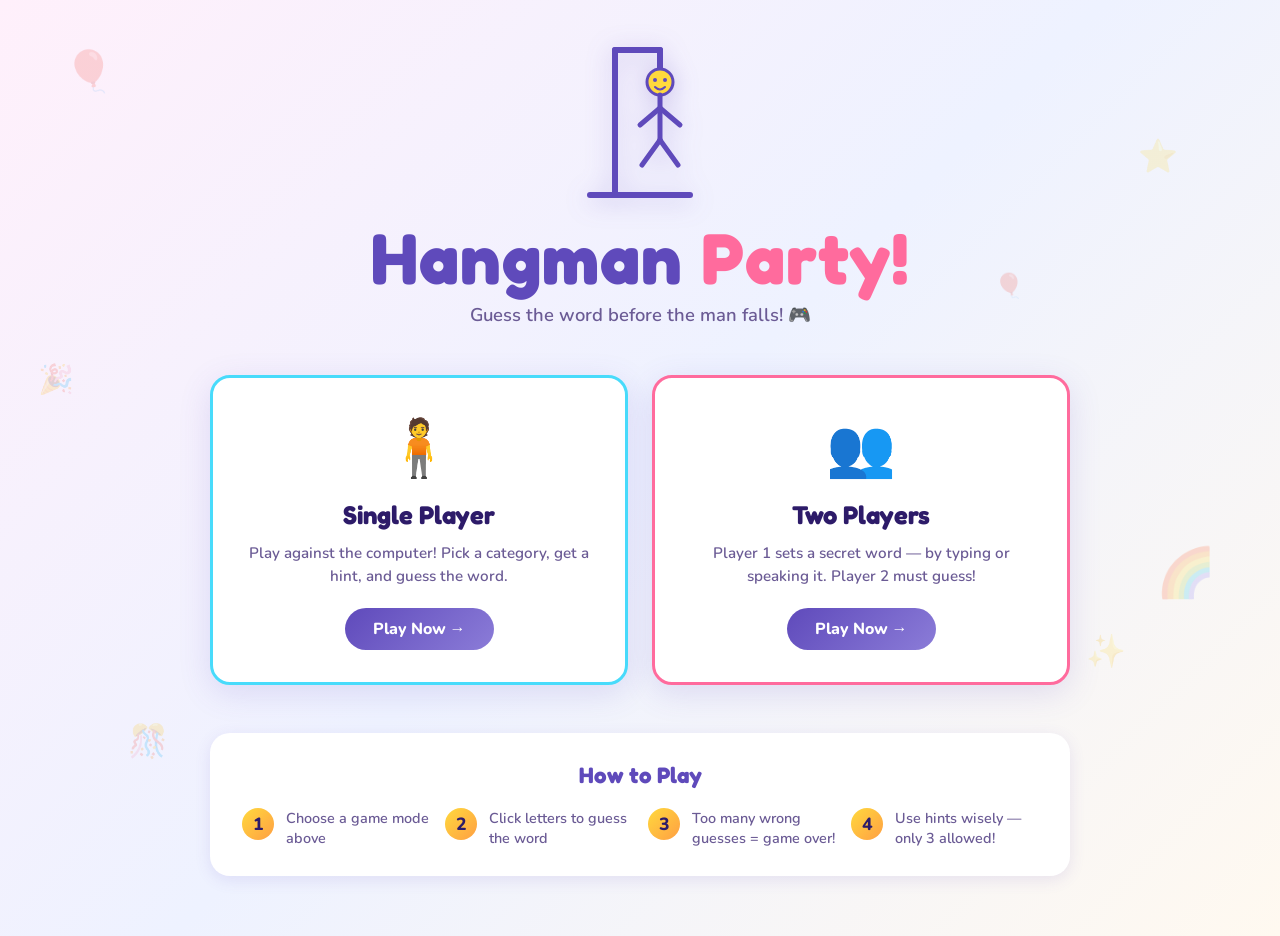
<file: index.html>
<!DOCTYPE html>
<html lang="en">
<head>
  <meta charset="UTF-8" />
  <meta name="viewport" content="width=device-width, initial-scale=1.0"/>
  <title>Hangman Party 🎉</title>
  <link rel="stylesheet" href="style.css" />
  <link href="https://fonts.googleapis.com/css2?family=Fredoka+One&family=Nunito:wght@400;600;700;800&display=swap" rel="stylesheet"/>
</head>
<body class="home-body">

  <!-- Floating background shapes -->
  <div class="bg-shapes">
    <div class="shape s1">🎈</div>
    <div class="shape s2">⭐</div>
    <div class="shape s3">🎉</div>
    <div class="shape s4">🌈</div>
    <div class="shape s5">🎊</div>
    <div class="shape s6">✨</div>
    <div class="shape s7">🎈</div>
    <div class="shape s8">⭐</div>
  </div>

  <div class="home-container">
    <!-- Logo / Title -->
    <div class="logo-area">
      <div class="hangman-logo">
        <svg viewBox="0 0 120 160" width="120" height="160">
          <!-- Gallows -->
          <line x1="10" y1="155" x2="110" y2="155" stroke="#5F4ABB" stroke-width="6" stroke-linecap="round"/>
          <line x1="35" y1="155" x2="35" y2="10" stroke="#5F4ABB" stroke-width="6" stroke-linecap="round"/>
          <line x1="35" y1="10" x2="80" y2="10" stroke="#5F4ABB" stroke-width="6" stroke-linecap="round"/>
          <line x1="80" y1="10" x2="80" y2="30" stroke="#5F4ABB" stroke-width="6" stroke-linecap="round"/>
          <!-- Smiley man -->
          <circle cx="80" cy="42" r="13" fill="#FFD93D" stroke="#5F4ABB" stroke-width="3"/>
          <circle cx="75" cy="40" r="2" fill="#5F4ABB"/>
          <circle cx="85" cy="40" r="2" fill="#5F4ABB"/>
          <path d="M75 47 Q80 52 85 47" stroke="#5F4ABB" stroke-width="2" fill="none" stroke-linecap="round"/>
          <!-- Body -->
          <line x1="80" y1="55" x2="80" y2="100" stroke="#5F4ABB" stroke-width="5" stroke-linecap="round"/>
          <line x1="80" y1="68" x2="60" y2="85" stroke="#5F4ABB" stroke-width="5" stroke-linecap="round"/>
          <line x1="80" y1="68" x2="100" y2="85" stroke="#5F4ABB" stroke-width="5" stroke-linecap="round"/>
          <line x1="80" y1="100" x2="62" y2="125" stroke="#5F4ABB" stroke-width="5" stroke-linecap="round"/>
          <line x1="80" y1="100" x2="98" y2="125" stroke="#5F4ABB" stroke-width="5" stroke-linecap="round"/>
        </svg>
      </div>
      <h1 class="game-title">Hangman<span class="title-party"> Party!</span></h1>
      <p class="game-subtitle">Guess the word before the man falls! 🎮</p>
    </div>

    <!-- Mode Selection -->
    <div class="mode-cards">
      <a href="singleplayer.html" class="mode-card card-single">
        <div class="card-emoji">🧍</div>
        <h2>Single Player</h2>
        <p>Play against the computer! Pick a category, get a hint, and guess the word.</p>
        <div class="card-btn">Play Now →</div>
      </a>

      <a href="multiplayer.html" class="mode-card card-multi">
        <div class="card-emoji">👥</div>
        <h2>Two Players</h2>
        <p>Player 1 sets a secret word — by typing or speaking it. Player 2 must guess!</p>
        <div class="card-btn">Play Now →</div>
      </a>
    </div>

    <!-- How to play -->
    <div class="how-to-play">
      <h3>How to Play</h3>
      <div class="steps">
        <div class="step"><span class="step-num">1</span><p>Choose a game mode above</p></div>
        <div class="step"><span class="step-num">2</span><p>Click letters to guess the word</p></div>
        <div class="step"><span class="step-num">3</span><p>Too many wrong guesses = game over!</p></div>
        <div class="step"><span class="step-num">4</span><p>Use hints wisely — only 3 allowed!</p></div>
      </div>
    </div>
  </div>

</body>
</html>
</file>
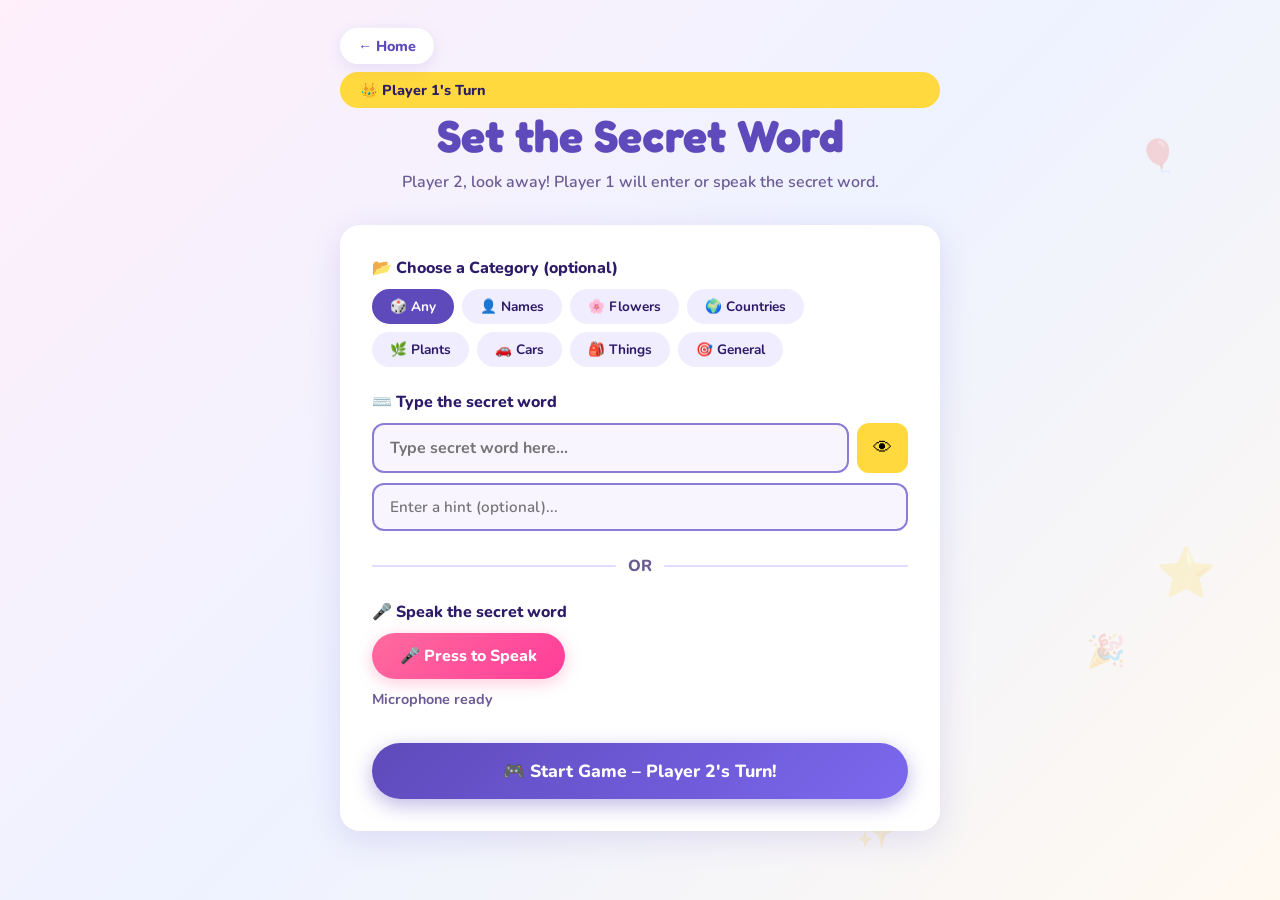
<file: multiplayer.html>
<!DOCTYPE html>
<html lang="en">
<head>
  <meta charset="UTF-8"/>
  <meta name="viewport" content="width=device-width, initial-scale=1.0"/>
  <title>Two Players – Hangman Party 🎉</title>
  <link rel="stylesheet" href="style.css"/>
  <link href="https://fonts.googleapis.com/css2?family=Fredoka+One&family=Nunito:wght@400;600;700;800&display=swap" rel="stylesheet"/>
</head>
<body class="game-body">

  <div class="bg-shapes">
    <div class="shape s2">🎈</div><div class="shape s4">⭐</div>
    <div class="shape s6">🎉</div><div class="shape s8">✨</div>
  </div>

  <!-- SCREEN 1: Player 1 sets a word -->
  <div id="screen-setup" class="screen active">
    <div class="screen-inner setup-layout">
      <a href="index.html" class="back-btn">← Home</a>
      <div class="player-badge p1-badge">👑 Player 1's Turn</div>
      <h2 class="screen-title">Set the Secret Word</h2>
      <p class="screen-sub">Player 2, look away! Player 1 will enter or speak the secret word.</p>

      <div class="setup-card">
        <!-- Category picker -->
        <div class="setup-section">
          <label class="setup-label">📂 Choose a Category (optional)</label>
          <div class="mini-category-grid" id="miniCategoryGrid"></div>
        </div>

        <!-- Text input -->
        <div class="setup-section">
          <label class="setup-label">⌨️ Type the secret word</label>
          <div class="word-input-row">
            <input type="password" id="secretWordInput" placeholder="Type secret word here..." class="secret-input" maxlength="20"/>
            <button class="reveal-btn" id="revealBtn" onmousedown="showWord()" onmouseup="hideWord()" ontouchstart="showWord()" ontouchend="hideWord()">👁</button>
          </div>
          <input type="text" id="hintInput" placeholder="Enter a hint (optional)..." class="hint-input"/>
        </div>

        <!-- OR divider -->
        <div class="or-divider"><span>OR</span></div>

        <!-- Voice input -->
        <div class="setup-section">
          <label class="setup-label">🎤 Speak the secret word</label>
          <div class="voice-area">
            <button class="mic-btn" id="micBtn" onclick="startVoiceInput()">
              🎤 Press to Speak
            </button>
            <div class="voice-status" id="voiceStatus">Microphone ready</div>
            <div class="voice-result" id="voiceResult"></div>
          </div>
        </div>

        <button class="start-game-btn" onclick="startMultiGame()">
          🎮 Start Game – Player 2's Turn!
        </button>
      </div>
    </div>
  </div>

  <!-- SCREEN 2: Game Screen (same as single player) -->
  <div id="screen-game" class="screen">
    <div class="screen-inner game-layout">

      <div class="game-top-bar">
        <a href="multiplayer.html" class="back-btn">← Reset</a>
        <div class="category-badge" id="categoryBadge">👥 Two Player</div>
        <div class="player-badge p2-badge">🎮 Player 2 Guessing</div>
      </div>

      <div class="game-main">
        <!-- Hangman Drawing -->
        <div class="hangman-area">
          <svg id="hangmanSVG" viewBox="0 0 200 250" width="200" height="250">
            <line x1="20" y1="245" x2="180" y2="245" stroke="#5F4ABB" stroke-width="8" stroke-linecap="round"/>
            <line x1="60" y1="245" x2="60" y2="20" stroke="#5F4ABB" stroke-width="8" stroke-linecap="round"/>
            <line x1="60" y1="20" x2="140" y2="20" stroke="#5F4ABB" stroke-width="8" stroke-linecap="round"/>
            <line x1="140" y1="20" x2="140" y2="50" stroke="#5F4ABB" stroke-width="6" stroke-linecap="round"/>
            <circle id="h-head" cx="140" cy="68" r="18" fill="#FFD93D" stroke="#5F4ABB" stroke-width="4" class="h-part hidden"/>
            <line id="h-body" x1="140" y1="86" x2="140" y2="150" stroke="#5F4ABB" stroke-width="6" stroke-linecap="round" class="h-part hidden"/>
            <line id="h-larm" x1="140" y1="105" x2="110" y2="135" stroke="#5F4ABB" stroke-width="6" stroke-linecap="round" class="h-part hidden"/>
            <line id="h-rarm" x1="140" y1="105" x2="170" y2="135" stroke="#5F4ABB" stroke-width="6" stroke-linecap="round" class="h-part hidden"/>
            <line id="h-lleg" x1="140" y1="150" x2="115" y2="190" stroke="#5F4ABB" stroke-width="6" stroke-linecap="round" class="h-part hidden"/>
            <line id="h-rleg" x1="140" y1="150" x2="165" y2="190" stroke="#5F4ABB" stroke-width="6" stroke-linecap="round" class="h-part hidden"/>
            <circle id="h-eye1" cx="134" cy="65" r="2.5" fill="#5F4ABB" class="h-face hidden"/>
            <circle id="h-eye2" cx="146" cy="65" r="2.5" fill="#5F4ABB" class="h-face hidden"/>
            <path id="h-mouth" d="M134 74 Q140 79 146 74" stroke="#5F4ABB" stroke-width="2" fill="none" stroke-linecap="round" class="h-face hidden"/>
            <path id="h-sad" d="M134 77 Q140 72 146 77" stroke="#E74C3C" stroke-width="2" fill="none" stroke-linecap="round" class="h-lose hidden"/>
            <circle id="h-eye1x" cx="133" cy="64" r="3.5" fill="#E74C3C" class="h-lose hidden"/>
            <circle id="h-eye2x" cx="147" cy="64" r="3.5" fill="#E74C3C" class="h-lose hidden"/>
            <line x1="131" y1="62" x2="135" y2="66" stroke="white" stroke-width="1.5" class="h-lose hidden" id="xl1"/>
            <line x1="135" y1="62" x2="131" y2="66" stroke="white" stroke-width="1.5" class="h-lose hidden" id="xl2"/>
            <line x1="145" y1="62" x2="149" y2="66" stroke="white" stroke-width="1.5" class="h-lose hidden" id="xl3"/>
            <line x1="149" y1="62" x2="145" y2="66" stroke="white" stroke-width="1.5" class="h-lose hidden" id="xl4"/>
          </svg>
          <div class="wrong-count">❌ <span id="wrongCount">0</span> / 6 wrong guesses</div>
        </div>

        <!-- Word + Hint Area -->
        <div class="word-area">
          <div class="hint-box" id="hintBox">
            <span class="hint-icon">💡</span>
            <span id="hintText">No hint set for this word.</span>
          </div>
          <div class="word-display" id="wordDisplay"></div>
          <div class="hint-controls">
            <button class="hint-btn" id="hintBtn" onclick="useHint()">
              💡 Show Hint
            </button>
            <button class="new-word-btn" onclick="location.reload()">🔄 New Game</button>
          </div>
        </div>
      </div>

      <!-- Keyboard -->
      <div class="keyboard" id="keyboard"></div>
    </div>
  </div>

  <!-- WIN OVERLAY -->
  <div id="winOverlay" class="overlay hidden">
    <div class="overlay-box win-box">
      <div class="overlay-emoji">🎉</div>
      <h2>Player 2 Wins!</h2>
      <p id="winWordReveal"></p>
      <div class="overlay-btns">
        <button onclick="location.reload()" class="btn-play-again">🔄 Play Again</button>
        <a href="index.html" class="btn-home">🏠 Home</a>
      </div>
    </div>
  </div>

  <!-- LOSE OVERLAY -->
  <div id="loseOverlay" class="overlay hidden">
    <div class="overlay-box lose-box">
      <div class="overlay-emoji">👑</div>
      <h2>Player 1 Wins!</h2>
      <p>Player 2 couldn't guess: <strong id="loseWordReveal"></strong></p>
      <p id="loseHintReveal" class="lose-hint"></p>
      <div class="overlay-btns">
        <button onclick="location.reload()" class="btn-play-again">🔄 Play Again</button>
        <a href="index.html" class="btn-home">🏠 Home</a>
      </div>
    </div>
  </div>

  <script src="words.js"></script>
  <script src="game.js"></script>
  <script>
    initMultiPlayer();
  </script>
</body>
</html>
</file>
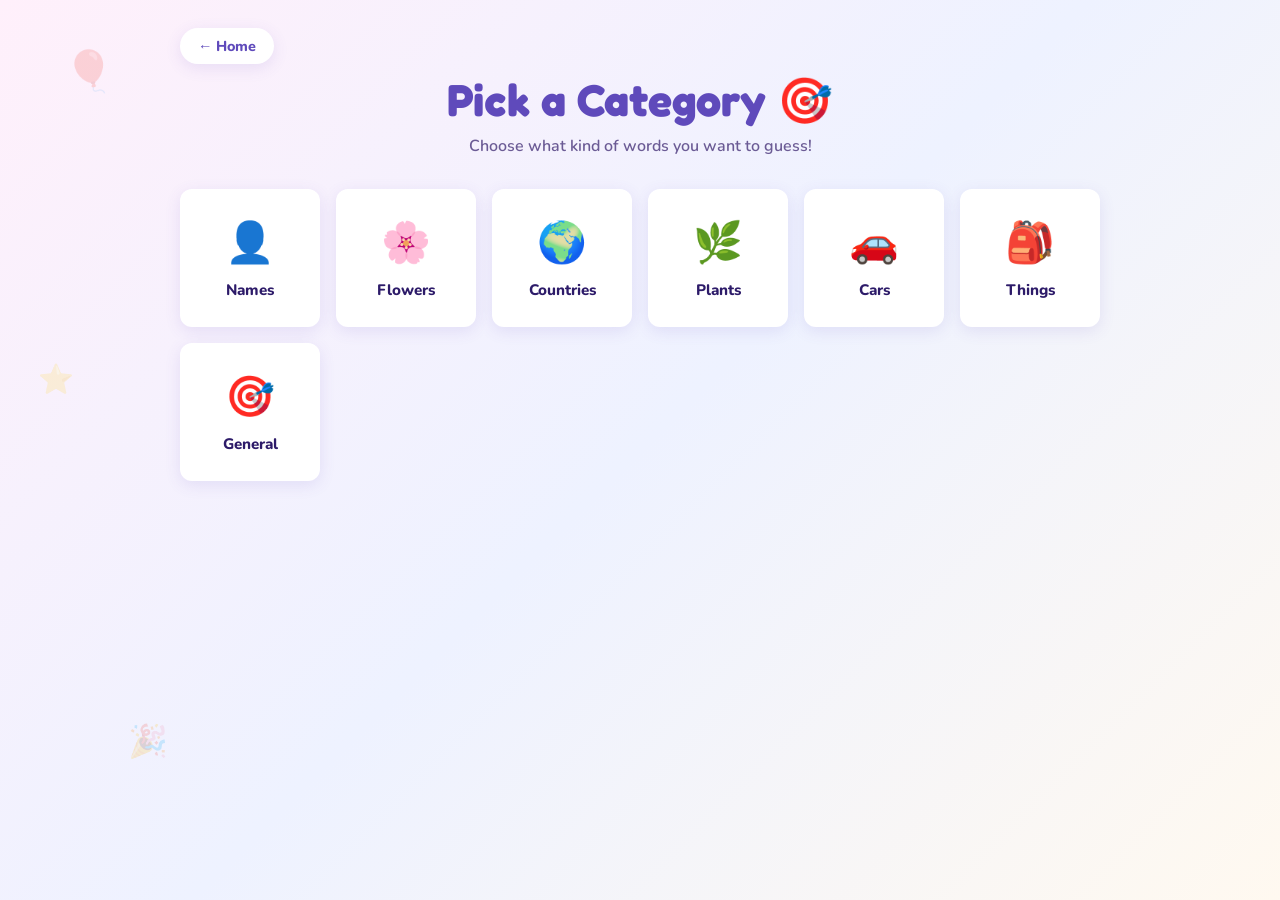
<file: singleplayer.html>
<!DOCTYPE html>
<html lang="en">
<head>
  <meta charset="UTF-8"/>
  <meta name="viewport" content="width=device-width, initial-scale=1.0"/>
  <title>Single Player – Hangman Party 🎉</title>
  <link rel="stylesheet" href="style.css"/>
  <link href="https://fonts.googleapis.com/css2?family=Fredoka+One&family=Nunito:wght@400;600;700;800&display=swap" rel="stylesheet"/>
</head>
<body class="game-body">

  <div class="bg-shapes">
    <div class="shape s1">🎈</div><div class="shape s3">⭐</div>
    <div class="shape s5">🎉</div><div class="shape s7">✨</div>
  </div>

  <!-- SCREEN 1: Category Selection -->
  <div id="screen-category" class="screen active">
    <div class="screen-inner">
      <a href="index.html" class="back-btn">← Home</a>
      <h2 class="screen-title">Pick a Category 🎯</h2>
      <p class="screen-sub">Choose what kind of words you want to guess!</p>
      <div class="category-grid" id="categoryGrid"></div>
    </div>
  </div>

  <!-- SCREEN 2: Game Screen -->
  <div id="screen-game" class="screen">
    <div class="screen-inner game-layout">

      <div class="game-top-bar">
        <a href="index.html" class="back-btn">← Home</a>
        <div class="category-badge" id="categoryBadge"></div>
        <div class="score-area">
          <span class="score-label">Score</span>
          <span class="score-value" id="scoreDisplay">0</span>
        </div>
      </div>

      <div class="game-main">
        <!-- Hangman Drawing -->
        <div class="hangman-area">
          <svg id="hangmanSVG" viewBox="0 0 200 250" width="200" height="250">
            <!-- Gallows (always visible) -->
            <line x1="20" y1="245" x2="180" y2="245" stroke="#5F4ABB" stroke-width="8" stroke-linecap="round"/>
            <line x1="60" y1="245" x2="60" y2="20" stroke="#5F4ABB" stroke-width="8" stroke-linecap="round"/>
            <line x1="60" y1="20" x2="140" y2="20" stroke="#5F4ABB" stroke-width="8" stroke-linecap="round"/>
            <line x1="140" y1="20" x2="140" y2="50" stroke="#5F4ABB" stroke-width="6" stroke-linecap="round"/>
            <!-- Body parts (shown on wrong guesses) -->
            <circle id="h-head" cx="140" cy="68" r="18" fill="#FFD93D" stroke="#5F4ABB" stroke-width="4" class="h-part hidden"/>
            <line id="h-body" x1="140" y1="86" x2="140" y2="150" stroke="#5F4ABB" stroke-width="6" stroke-linecap="round" class="h-part hidden"/>
            <line id="h-larm" x1="140" y1="105" x2="110" y2="135" stroke="#5F4ABB" stroke-width="6" stroke-linecap="round" class="h-part hidden"/>
            <line id="h-rarm" x1="140" y1="105" x2="170" y2="135" stroke="#5F4ABB" stroke-width="6" stroke-linecap="round" class="h-part hidden"/>
            <line id="h-lleg" x1="140" y1="150" x2="115" y2="190" stroke="#5F4ABB" stroke-width="6" stroke-linecap="round" class="h-part hidden"/>
            <line id="h-rleg" x1="140" y1="150" x2="165" y2="190" stroke="#5F4ABB" stroke-width="6" stroke-linecap="round" class="h-part hidden"/>
            <!-- Face (shown when head is visible, revealed on lose) -->
            <circle id="h-eye1" cx="134" cy="65" r="2.5" fill="#5F4ABB" class="h-face hidden"/>
            <circle id="h-eye2" cx="146" cy="65" r="2.5" fill="#5F4ABB" class="h-face hidden"/>
            <path id="h-mouth" d="M134 74 Q140 79 146 74" stroke="#5F4ABB" stroke-width="2" fill="none" stroke-linecap="round" class="h-face hidden"/>
            <!-- Sad face on lose -->
            <path id="h-sad" d="M134 77 Q140 72 146 77" stroke="#E74C3C" stroke-width="2" fill="none" stroke-linecap="round" class="h-lose hidden"/>
            <circle id="h-eye1x" cx="133" cy="64" r="3.5" fill="#E74C3C" class="h-lose hidden"/>
            <circle id="h-eye2x" cx="147" cy="64" r="3.5" fill="#E74C3C" class="h-lose hidden"/>
            <line x1="131" y1="62" x2="135" y2="66" stroke="white" stroke-width="1.5" class="h-lose hidden" id="xl1"/>
            <line x1="135" y1="62" x2="131" y2="66" stroke="white" stroke-width="1.5" class="h-lose hidden" id="xl2"/>
            <line x1="145" y1="62" x2="149" y2="66" stroke="white" stroke-width="1.5" class="h-lose hidden" id="xl3"/>
            <line x1="149" y1="62" x2="145" y2="66" stroke="white" stroke-width="1.5" class="h-lose hidden" id="xl4"/>
          </svg>

          <div class="wrong-count">
            ❌ <span id="wrongCount">0</span> / 6 wrong guesses
          </div>
        </div>

        <!-- Word + Hint Area -->
        <div class="word-area">
          <div class="hint-box" id="hintBox">
            <span class="hint-icon">💡</span>
            <span id="hintText">Click the hint button for a clue!</span>
          </div>

          <div class="word-display" id="wordDisplay"></div>

          <div class="word-meta">
            <span id="wordLength"></span>
          </div>

          <div class="hint-controls">
            <button class="hint-btn" id="hintBtn" onclick="useHint()">
              💡 Hint <span class="hint-count" id="hintCount">(3 left)</span>
            </button>
            <button class="new-word-btn" onclick="newWord()">🔄 New Word</button>
          </div>
        </div>
      </div>

      <!-- Keyboard -->
      <div class="keyboard" id="keyboard"></div>

    </div>
  </div>

  <!-- WIN OVERLAY -->
  <div id="winOverlay" class="overlay hidden">
    <div class="overlay-box win-box">
      <div class="overlay-emoji">🎉</div>
      <h2>You Won!</h2>
      <p id="winWordReveal"></p>
      <p class="win-score">+10 points added!</p>
      <div class="overlay-btns">
        <button onclick="newWord()" class="btn-play-again">🔄 Play Again</button>
        <a href="index.html" class="btn-home">🏠 Home</a>
      </div>
    </div>
  </div>

  <!-- LOSE OVERLAY -->
  <div id="loseOverlay" class="overlay hidden">
    <div class="overlay-box lose-box">
      <div class="overlay-emoji">😵</div>
      <h2>Game Over!</h2>
      <p>The word was: <strong id="loseWordReveal"></strong></p>
      <p id="loseHintReveal" class="lose-hint"></p>
      <div class="overlay-btns">
        <button onclick="newWord()" class="btn-play-again">🔄 Try Again</button>
        <a href="index.html" class="btn-home">🏠 Home</a>
      </div>
    </div>
  </div>

  <script src="words.js"></script>
  <script src="game.js"></script>
  <script>
    initSinglePlayer();
  </script>
</body>
</html>
</file>
<file: style.css>
/* ============================================================
   HANGMAN PARTY – style.css
   Bright & Playful Theme
   ============================================================ */

/* ── Google Fonts ── */
@import url('https://fonts.googleapis.com/css2?family=Fredoka+One&family=Nunito:wght@400;600;700;800&display=swap');

/* ── CSS Variables ── */
:root {
  --purple:    #5F4ABB;
  --purple-lt: #8B7CD8;
  --yellow:    #FFD93D;
  --pink:      #FF6B9D;
  --green:     #6BCB77;
  --cyan:      #48DBFB;
  --orange:    #FF9F43;
  --red:       #FF6348;
  --lavender:  #A29BFE;
  --white:     #FFFFFF;
  --bg-main:   #FFF9F0;
  --card-bg:   #FFFFFF;
  --text-dark: #2D1B69;
  --text-mid:  #6B5B95;
  --shadow:    0 8px 32px rgba(95,74,187,0.15);
  --shadow-sm: 0 4px 16px rgba(95,74,187,0.12);
  --radius:    20px;
  --radius-sm: 12px;
}

/* ── Reset ── */
*, *::before, *::after { box-sizing: border-box; margin: 0; padding: 0; }
html { scroll-behavior: smooth; }
body { font-family: 'Nunito', sans-serif; min-height: 100vh; }
a { text-decoration: none; color: inherit; }

/* ── Background Shapes (floating emoji) ── */
.bg-shapes { position: fixed; inset: 0; pointer-events: none; z-index: 0; overflow: hidden; }
.shape {
  position: absolute;
  font-size: 2rem;
  animation: floatShape 8s ease-in-out infinite;
  opacity: 0.18;
}
.s1 { top: 5%;  left: 5%;  animation-delay: 0s;   font-size: 2.5rem; }
.s2 { top: 15%; right: 8%; animation-delay: 1s;   }
.s3 { top: 40%; left: 3%;  animation-delay: 2s;   font-size: 1.8rem; }
.s4 { top: 60%; right: 5%; animation-delay: 0.5s; font-size: 3rem; }
.s5 { top: 80%; left: 10%; animation-delay: 3s;   }
.s6 { top: 70%; right: 12%;animation-delay: 1.5s; }
.s7 { top: 30%; right: 20%;animation-delay: 2.5s; font-size: 1.5rem;}
.s8 { top: 90%; right: 30%;animation-delay: 0.8s; }

@keyframes floatShape {
  0%,100% { transform: translateY(0) rotate(0deg); }
  50%      { transform: translateY(-20px) rotate(10deg); }
}

/* ============================================================
   HOME PAGE
   ============================================================ */
.home-body {
  background: linear-gradient(135deg, #FFF0FB 0%, #EEF2FF 50%, #FFF9F0 100%);
  min-height: 100vh;
}

.home-container {
  position: relative;
  z-index: 1;
  max-width: 900px;
  margin: 0 auto;
  padding: 40px 20px 60px;
  display: flex;
  flex-direction: column;
  align-items: center;
  gap: 48px;
}

/* Logo */
.logo-area { text-align: center; }
.hangman-logo { margin-bottom: 16px; filter: drop-shadow(0 4px 12px rgba(95,74,187,0.3)); }
.game-title {
  font-family: 'Fredoka One', cursive;
  font-size: clamp(2.5rem, 8vw, 4.5rem);
  color: var(--purple);
  line-height: 1;
  letter-spacing: 1px;
}
.title-party { color: var(--pink); }
.game-subtitle {
  font-size: 1.15rem;
  color: var(--text-mid);
  font-weight: 600;
  margin-top: 8px;
}

/* Mode Cards */
.mode-cards {
  display: grid;
  grid-template-columns: 1fr 1fr;
  gap: 24px;
  width: 100%;
}
@media (max-width: 600px) { .mode-cards { grid-template-columns: 1fr; } }

.mode-card {
  background: var(--card-bg);
  border-radius: var(--radius);
  padding: 32px 28px;
  box-shadow: var(--shadow);
  border: 3px solid transparent;
  transition: transform 0.2s, box-shadow 0.2s, border-color 0.2s;
  cursor: pointer;
  display: flex;
  flex-direction: column;
  align-items: center;
  text-align: center;
  gap: 12px;
}
.mode-card:hover {
  transform: translateY(-6px);
  box-shadow: 0 16px 48px rgba(95,74,187,0.25);
}
.card-single { border-color: var(--cyan); }
.card-single:hover { border-color: var(--cyan); }
.card-multi  { border-color: var(--pink); }
.card-multi:hover  { border-color: var(--pink); }

.card-emoji { font-size: 3.5rem; }
.mode-card h2 {
  font-family: 'Fredoka One', cursive;
  font-size: 1.6rem;
  color: var(--text-dark);
}
.mode-card p { color: var(--text-mid); font-size: 0.95rem; font-weight: 600; line-height: 1.5; }
.card-btn {
  margin-top: 8px;
  background: linear-gradient(135deg, var(--purple), var(--purple-lt));
  color: white;
  padding: 10px 28px;
  border-radius: 50px;
  font-weight: 800;
  font-size: 1rem;
  transition: transform 0.15s;
}
.mode-card:hover .card-btn { transform: scale(1.05); }

/* How to Play */
.how-to-play {
  width: 100%;
  background: var(--card-bg);
  border-radius: var(--radius);
  padding: 28px 32px;
  box-shadow: var(--shadow-sm);
}
.how-to-play h3 {
  font-family: 'Fredoka One', cursive;
  color: var(--purple);
  font-size: 1.4rem;
  margin-bottom: 20px;
  text-align: center;
}
.steps {
  display: grid;
  grid-template-columns: repeat(auto-fit, minmax(160px, 1fr));
  gap: 16px;
}
.step {
  display: flex;
  align-items: flex-start;
  gap: 12px;
}
.step-num {
  background: linear-gradient(135deg, var(--yellow), var(--orange));
  color: var(--text-dark);
  font-weight: 800;
  font-size: 1.1rem;
  width: 32px;
  height: 32px;
  border-radius: 50%;
  display: flex;
  align-items: center;
  justify-content: center;
  flex-shrink: 0;
}
.step p { color: var(--text-mid); font-weight: 600; font-size: 0.9rem; line-height: 1.4; }

/* ============================================================
   GAME PAGES (shared)
   ============================================================ */
.game-body {
  background: linear-gradient(135deg, #FFF0FB 0%, #EEF2FF 50%, #FFF9F0 100%);
  min-height: 100vh;
}

/* Screens */
.screen { display: none; }
.screen.active { display: flex; justify-content: center; min-height: 100vh; }
.screen-inner {
  position: relative;
  z-index: 1;
  width: 100%;
  max-width: 960px;
  padding: 28px 20px 60px;
}

/* Back button */
.back-btn {
  display: inline-flex;
  align-items: center;
  gap: 6px;
  background: var(--white);
  color: var(--purple);
  font-weight: 800;
  padding: 8px 18px;
  border-radius: 50px;
  box-shadow: var(--shadow-sm);
  font-size: 0.9rem;
  transition: transform 0.15s, box-shadow 0.15s;
  margin-bottom: 8px;
}
.back-btn:hover { transform: translateX(-2px); box-shadow: var(--shadow); }

.screen-title {
  font-family: 'Fredoka One', cursive;
  font-size: clamp(1.8rem, 5vw, 2.8rem);
  color: var(--purple);
  text-align: center;
  margin-bottom: 8px;
}
.screen-sub {
  text-align: center;
  color: var(--text-mid);
  font-weight: 600;
  margin-bottom: 32px;
}

/* ── Category Grid ── */
.category-grid {
  display: grid;
  grid-template-columns: repeat(auto-fill, minmax(130px, 1fr));
  gap: 16px;
  margin-top: 8px;
}

.cat-card {
  background: var(--card-bg);
  border-radius: var(--radius-sm);
  padding: 24px 16px;
  text-align: center;
  cursor: pointer;
  box-shadow: var(--shadow-sm);
  border: 3px solid transparent;
  transition: transform 0.2s, border-color 0.2s, box-shadow 0.2s;
  position: relative;
  overflow: hidden;
}
.cat-card::before {
  content: '';
  position: absolute;
  inset: 0;
  background: var(--cat-color);
  opacity: 0;
  transition: opacity 0.2s;
  border-radius: 9px;
}
.cat-card:hover {
  transform: translateY(-4px) scale(1.03);
  border-color: var(--cat-color);
  box-shadow: 0 12px 32px rgba(95,74,187,0.2);
}
.cat-card:hover::before { opacity: 0.08; }
.cat-emoji { font-size: 2.5rem; margin-bottom: 10px; position: relative; }
.cat-label {
  font-weight: 800;
  color: var(--text-dark);
  font-size: 0.95rem;
  position: relative;
}

/* ── Game Layout ── */
.game-layout { display: flex; flex-direction: column; gap: 20px; }

.game-top-bar {
  display: flex;
  align-items: center;
  justify-content: space-between;
  flex-wrap: wrap;
  gap: 12px;
}

.category-badge {
  background: linear-gradient(135deg, var(--purple), var(--purple-lt));
  color: white;
  padding: 8px 20px;
  border-radius: 50px;
  font-weight: 800;
  font-size: 0.95rem;
}

.score-area {
  background: var(--white);
  border-radius: 50px;
  padding: 8px 20px;
  box-shadow: var(--shadow-sm);
  display: flex;
  align-items: center;
  gap: 8px;
}
.score-label { color: var(--text-mid); font-weight: 700; font-size: 0.85rem; }
.score-value {
  font-family: 'Fredoka One', cursive;
  color: var(--purple);
  font-size: 1.3rem;
}

/* Player badge */
.player-badge {
  padding: 8px 20px;
  border-radius: 50px;
  font-weight: 800;
  font-size: 0.9rem;
}
.p1-badge { background: var(--yellow); color: var(--text-dark); }
.p2-badge { background: var(--cyan); color: var(--text-dark); }

/* ── Game Main Area ── */
.game-main {
  display: grid;
  grid-template-columns: auto 1fr;
  gap: 32px;
  align-items: start;
  background: var(--card-bg);
  border-radius: var(--radius);
  padding: 28px;
  box-shadow: var(--shadow);
}
@media (max-width: 640px) {
  .game-main { grid-template-columns: 1fr; justify-items: center; }
}

/* Hangman SVG */
.hangman-area { display: flex; flex-direction: column; align-items: center; gap: 12px; }
#hangmanSVG { filter: drop-shadow(0 4px 12px rgba(95,74,187,0.15)); }
.h-part, .h-face, .h-lose { transition: opacity 0.3s; }
.hidden { display: none !important; }

.wrong-count {
  background: #FFF0F0;
  border-radius: 50px;
  padding: 6px 16px;
  font-weight: 700;
  color: var(--red);
  font-size: 0.9rem;
  white-space: nowrap;
}

/* ── Word Area ── */
.word-area { display: flex; flex-direction: column; gap: 16px; justify-content: center; }

.hint-box {
  background: #FFFBEA;
  border: 2px dashed var(--yellow);
  border-radius: var(--radius-sm);
  padding: 12px 18px;
  display: flex;
  align-items: flex-start;
  gap: 10px;
  transition: all 0.3s;
}
.hint-box.hint-revealed {
  background: linear-gradient(135deg, #FFF9E0, #FFFBEA);
  border-color: var(--orange);
  border-style: solid;
}
.hint-icon { font-size: 1.3rem; flex-shrink: 0; }
#hintText { color: var(--text-mid); font-weight: 700; font-size: 0.95rem; line-height: 1.5; }

.word-display {
  display: flex;
  flex-wrap: wrap;
  gap: 8px;
  justify-content: center;
  padding: 8px 0;
}
.letter-box {
  width: 44px;
  height: 52px;
  border-bottom: 4px solid var(--purple);
  display: flex;
  align-items: center;
  justify-content: center;
  font-family: 'Fredoka One', cursive;
  font-size: 1.6rem;
  color: var(--purple);
  transition: all 0.2s;
  position: relative;
}
.letter-box.revealed {
  color: var(--purple);
  background: linear-gradient(135deg, #F0EDFF, #E8F4FF);
  border-radius: 8px;
  border-bottom-color: var(--purple-lt);
}

.word-meta { text-align: center; color: var(--text-mid); font-weight: 700; font-size: 0.9rem; }

.hint-controls {
  display: flex;
  gap: 12px;
  flex-wrap: wrap;
}
.hint-btn {
  background: linear-gradient(135deg, var(--yellow), var(--orange));
  color: var(--text-dark);
  border: none;
  border-radius: 50px;
  padding: 10px 20px;
  font-weight: 800;
  font-size: 0.95rem;
  cursor: pointer;
  font-family: 'Nunito', sans-serif;
  transition: transform 0.15s, box-shadow 0.15s;
  box-shadow: 0 4px 12px rgba(255,163,67,0.3);
}
.hint-btn:hover { transform: scale(1.05); box-shadow: 0 6px 20px rgba(255,163,67,0.4); }
.hint-btn.no-hints { opacity: 0.45; cursor: not-allowed; }
.hint-count { font-size: 0.8rem; opacity: 0.8; }

.new-word-btn {
  background: var(--white);
  color: var(--purple);
  border: 2px solid var(--purple);
  border-radius: 50px;
  padding: 10px 20px;
  font-weight: 800;
  font-size: 0.95rem;
  cursor: pointer;
  font-family: 'Nunito', sans-serif;
  transition: all 0.15s;
}
.new-word-btn:hover { background: var(--purple); color: white; }

/* ── Keyboard ── */
.keyboard {
  background: var(--card-bg);
  border-radius: var(--radius);
  padding: 20px;
  box-shadow: var(--shadow);
  display: flex;
  flex-direction: column;
  gap: 8px;
  align-items: center;
}
.kb-row {
  display: flex;
  gap: 6px;
  flex-wrap: wrap;
  justify-content: center;
}
.kb-key {
  width: 44px;
  height: 48px;
  background: linear-gradient(135deg, #F0EDFF, #E8F4FF);
  border: 2px solid var(--purple-lt);
  border-radius: 10px;
  font-family: 'Fredoka One', cursive;
  font-size: 1.1rem;
  color: var(--text-dark);
  cursor: pointer;
  transition: all 0.15s;
  box-shadow: 0 3px 0 var(--purple-lt);
}
.kb-key:hover:not(:disabled) {
  background: linear-gradient(135deg, var(--purple), var(--purple-lt));
  color: white;
  transform: translateY(-2px);
  box-shadow: 0 5px 0 #4a3899;
}
.kb-key:active:not(:disabled) {
  transform: translateY(1px);
  box-shadow: 0 1px 0 var(--purple-lt);
}
.kb-key.correct {
  background: linear-gradient(135deg, var(--green), #4CAF72);
  color: white;
  border-color: #4CAF72;
  box-shadow: 0 3px 0 #3a8f5a;
  cursor: default;
}
.kb-key.wrong {
  background: linear-gradient(135deg, var(--red), #e05544);
  color: white;
  border-color: #e05544;
  box-shadow: 0 3px 0 #c04433;
  cursor: default;
  opacity: 0.7;
}

/* ── Overlays ── */
.overlay {
  position: fixed;
  inset: 0;
  background: rgba(45,27,105,0.7);
  backdrop-filter: blur(6px);
  display: flex;
  align-items: center;
  justify-content: center;
  z-index: 100;
  padding: 20px;
  animation: fadeIn 0.3s;
}
.overlay.hidden { display: none; }

.overlay-box {
  background: var(--card-bg);
  border-radius: var(--radius);
  padding: 48px 40px;
  text-align: center;
  max-width: 400px;
  width: 100%;
  box-shadow: 0 24px 64px rgba(45,27,105,0.4);
  animation: slideUp 0.4s cubic-bezier(0.34,1.56,0.64,1);
}
.overlay-emoji { font-size: 4rem; margin-bottom: 12px; }
.overlay-box h2 {
  font-family: 'Fredoka One', cursive;
  font-size: 2.2rem;
  color: var(--text-dark);
  margin-bottom: 12px;
}
.overlay-box p { color: var(--text-mid); font-weight: 700; margin-bottom: 8px; }
.overlay-box strong { color: var(--purple); }
.win-score { color: var(--green) !important; font-size: 1.1rem; }
.lose-hint { font-style: italic; color: var(--orange) !important; }

.overlay-btns { display: flex; gap: 12px; justify-content: center; margin-top: 24px; flex-wrap: wrap; }
.btn-play-again {
  background: linear-gradient(135deg, var(--purple), var(--purple-lt));
  color: white;
  border: none;
  border-radius: 50px;
  padding: 12px 28px;
  font-family: 'Nunito', sans-serif;
  font-weight: 800;
  font-size: 1rem;
  cursor: pointer;
  transition: transform 0.15s;
}
.btn-play-again:hover { transform: scale(1.05); }
.btn-home {
  background: var(--white);
  color: var(--purple);
  border: 2px solid var(--purple);
  border-radius: 50px;
  padding: 12px 28px;
  font-weight: 800;
  font-size: 1rem;
  transition: all 0.15s;
}
.btn-home:hover { background: var(--purple); color: white; }

/* ── Confetti ── */
.confetti-dot {
  position: fixed;
  top: -10px;
  z-index: 200;
  animation: confettiFall 2.5s ease-in forwards;
}
@keyframes confettiFall {
  0%   { transform: translateY(0) rotate(0deg); opacity: 1; }
  100% { transform: translateY(110vh) rotate(720deg); opacity: 0; }
}

/* ============================================================
   MULTIPLAYER SETUP SCREEN
   ============================================================ */
.setup-layout { max-width: 640px; margin: 0 auto; }

.setup-card {
  background: var(--card-bg);
  border-radius: var(--radius);
  padding: 32px;
  box-shadow: var(--shadow);
  display: flex;
  flex-direction: column;
  gap: 24px;
}

.setup-section { display: flex; flex-direction: column; gap: 10px; }
.setup-label { font-weight: 800; color: var(--text-dark); font-size: 1rem; }

.mini-category-grid {
  display: flex;
  flex-wrap: wrap;
  gap: 8px;
}
.mini-cat-card {
  background: #F0EDFF;
  color: var(--text-dark);
  border: 2px solid transparent;
  border-radius: 50px;
  padding: 6px 16px;
  font-weight: 700;
  font-size: 0.85rem;
  cursor: pointer;
  transition: all 0.15s;
}
.mini-cat-card:hover { border-color: var(--purple); }
.mini-cat-card.active {
  background: var(--purple);
  color: white;
  border-color: var(--purple);
}

.word-input-row {
  display: flex;
  gap: 8px;
}
.secret-input {
  flex: 1;
  background: #F8F5FF;
  border: 2px solid var(--purple-lt);
  border-radius: var(--radius-sm);
  padding: 12px 16px;
  font-family: 'Nunito', sans-serif;
  font-size: 1rem;
  font-weight: 700;
  color: var(--text-dark);
  outline: none;
  transition: border-color 0.2s;
}
.secret-input:focus { border-color: var(--purple); }
.reveal-btn {
  background: var(--yellow);
  border: none;
  border-radius: var(--radius-sm);
  padding: 0 16px;
  font-size: 1.2rem;
  cursor: pointer;
  transition: transform 0.15s;
  user-select: none;
}
.reveal-btn:hover { transform: scale(1.1); }

.hint-input {
  background: #F8F5FF;
  border: 2px solid var(--purple-lt);
  border-radius: var(--radius-sm);
  padding: 12px 16px;
  font-family: 'Nunito', sans-serif;
  font-size: 0.95rem;
  font-weight: 600;
  color: var(--text-dark);
  outline: none;
  transition: border-color 0.2s;
  width: 100%;
}
.hint-input:focus { border-color: var(--purple); }

.or-divider {
  display: flex;
  align-items: center;
  gap: 12px;
  color: var(--text-mid);
  font-weight: 800;
}
.or-divider::before, .or-divider::after {
  content: '';
  flex: 1;
  height: 2px;
  background: #E0DCFF;
  border-radius: 2px;
}

.voice-area {
  display: flex;
  flex-direction: column;
  align-items: flex-start;
  gap: 10px;
}
.mic-btn {
  background: linear-gradient(135deg, var(--pink), #FF3D9A);
  color: white;
  border: none;
  border-radius: 50px;
  padding: 12px 28px;
  font-family: 'Nunito', sans-serif;
  font-weight: 800;
  font-size: 1rem;
  cursor: pointer;
  transition: all 0.2s;
  box-shadow: 0 4px 16px rgba(255,107,157,0.35);
}
.mic-btn:hover { transform: scale(1.04); box-shadow: 0 6px 20px rgba(255,107,157,0.5); }
.mic-btn.mic-active {
  background: linear-gradient(135deg, #E74C3C, #C0392B);
  animation: pulse 0.8s ease-in-out infinite;
}
.voice-status { color: var(--text-mid); font-weight: 700; font-size: 0.9rem; }
.voice-result { color: var(--green); font-weight: 800; font-size: 1rem; }

.start-game-btn {
  background: linear-gradient(135deg, var(--purple), #7B68EE);
  color: white;
  border: none;
  border-radius: 50px;
  padding: 16px 32px;
  font-family: 'Nunito', sans-serif;
  font-weight: 800;
  font-size: 1.1rem;
  cursor: pointer;
  transition: all 0.2s;
  box-shadow: 0 6px 20px rgba(95,74,187,0.4);
  align-self: stretch;
}
.start-game-btn:hover {
  transform: translateY(-2px);
  box-shadow: 0 10px 28px rgba(95,74,187,0.5);
}

/* ============================================================
   ANIMATIONS
   ============================================================ */
@keyframes fadeIn  { from { opacity: 0; } to { opacity: 1; } }
@keyframes slideUp {
  from { opacity: 0; transform: translateY(40px) scale(0.9); }
  to   { opacity: 1; transform: translateY(0) scale(1); }
}
@keyframes pulse {
  0%,100% { transform: scale(1); }
  50%      { transform: scale(1.06); }
}

.part-pop {
  animation: partPop 0.4s cubic-bezier(0.34,1.56,0.64,1);
}
@keyframes partPop {
  0%  { transform: scale(0); opacity: 0; }
  60% { transform: scale(1.3); opacity: 1; }
  100%{ transform: scale(1); }
}

.letter-bounce {
  animation: letterBounce 0.4s cubic-bezier(0.34,1.56,0.64,1);
}
@keyframes letterBounce {
  0%  { transform: scale(1); }
  50% { transform: scale(1.4); }
  100%{ transform: scale(1); }
}

.hint-bounce {
  animation: hintBounce 0.5s ease;
}
@keyframes hintBounce {
  0%,100% { transform: scale(1); }
  30%     { transform: scale(1.03); }
  60%     { transform: scale(0.98); }
}

.shake {
  animation: shake 0.4s ease;
}
@keyframes shake {
  0%,100% { transform: translateX(0); }
  20%     { transform: translateX(-8px); }
  40%     { transform: translateX(8px); }
  60%     { transform: translateX(-5px); }
  80%     { transform: translateX(5px); }
}

/* ── Mobile responsive ── */
@media (max-width: 480px) {
  .game-main { padding: 20px 16px; }
  .kb-key { width: 36px; height: 42px; font-size: 0.95rem; }
  .letter-box { width: 36px; height: 44px; font-size: 1.3rem; }
  .overlay-box { padding: 36px 24px; }
  .hint-controls { justify-content: center; }
  .game-top-bar { justify-content: center; }
}

/* ── Scrollbar ── */
::-webkit-scrollbar { width: 8px; }
::-webkit-scrollbar-track { background: #F0EDFF; }
::-webkit-scrollbar-thumb { background: var(--purple-lt); border-radius: 4px; }
</file>
